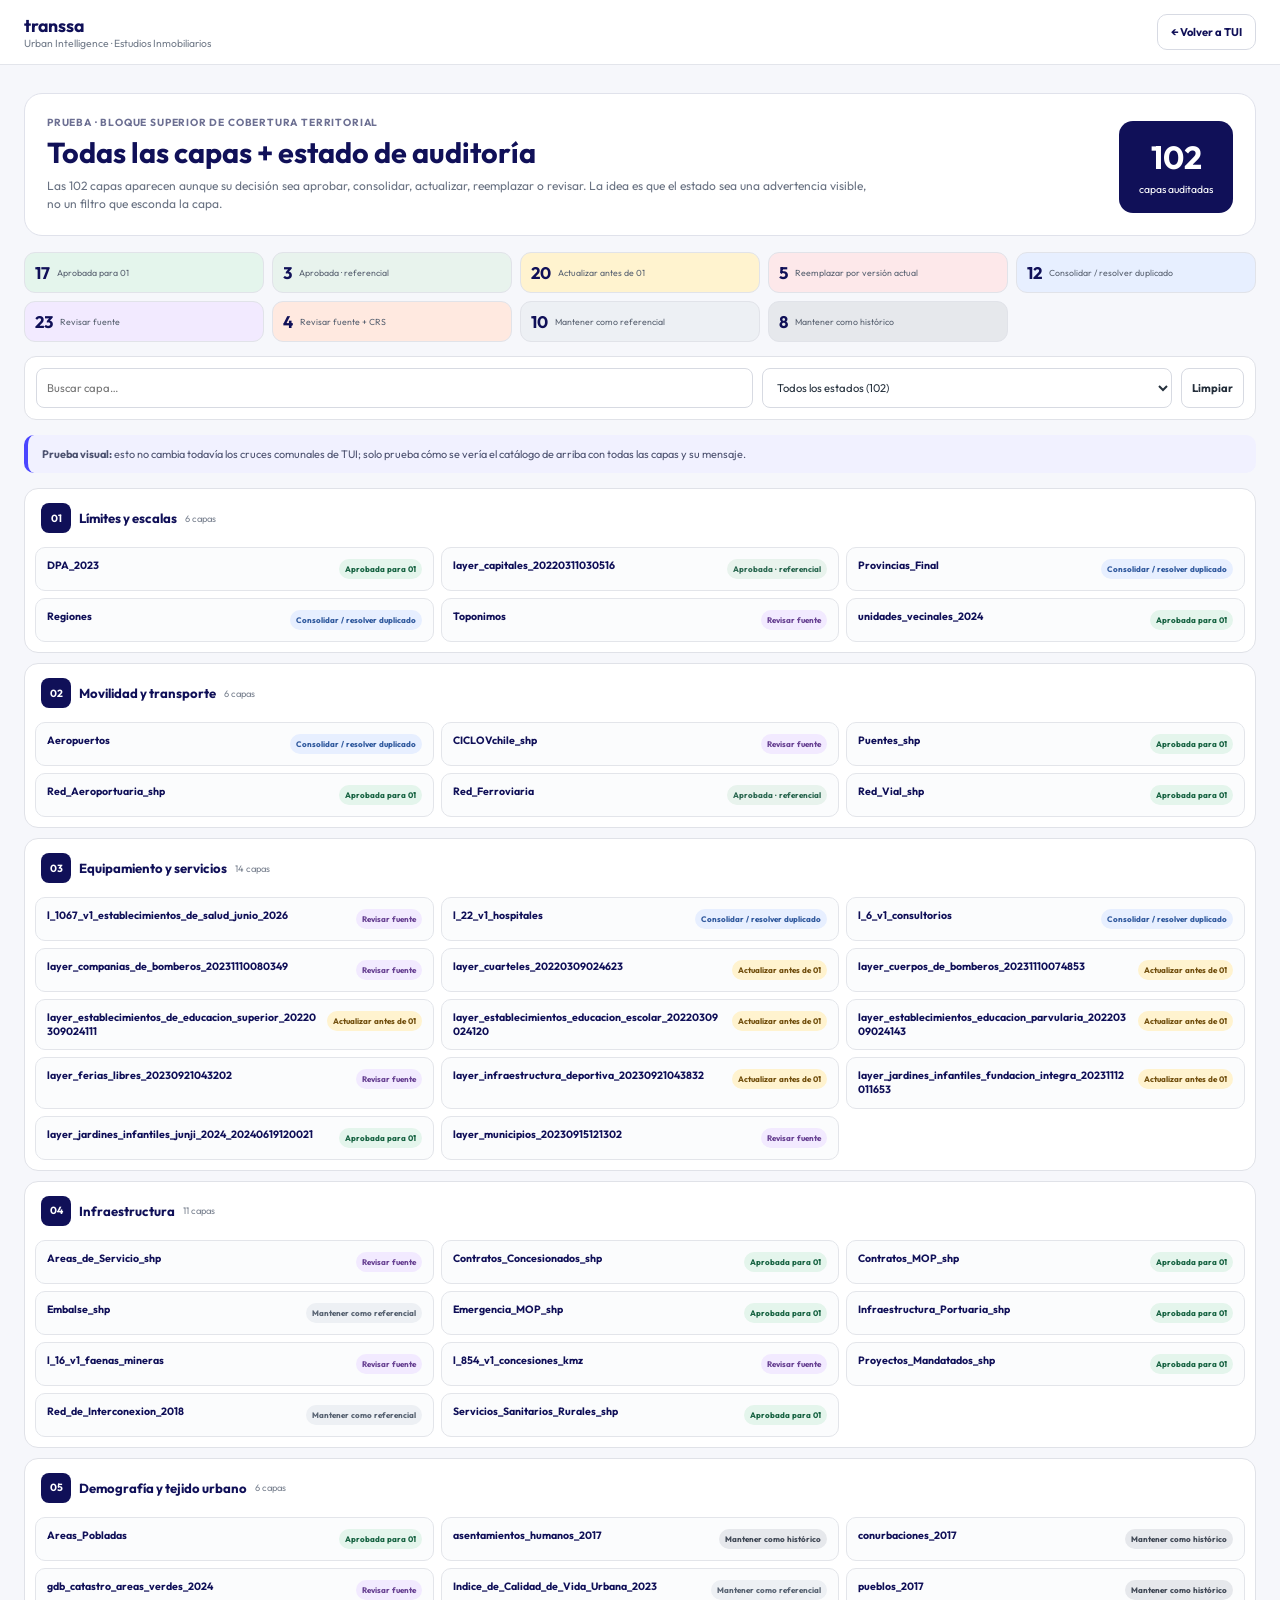
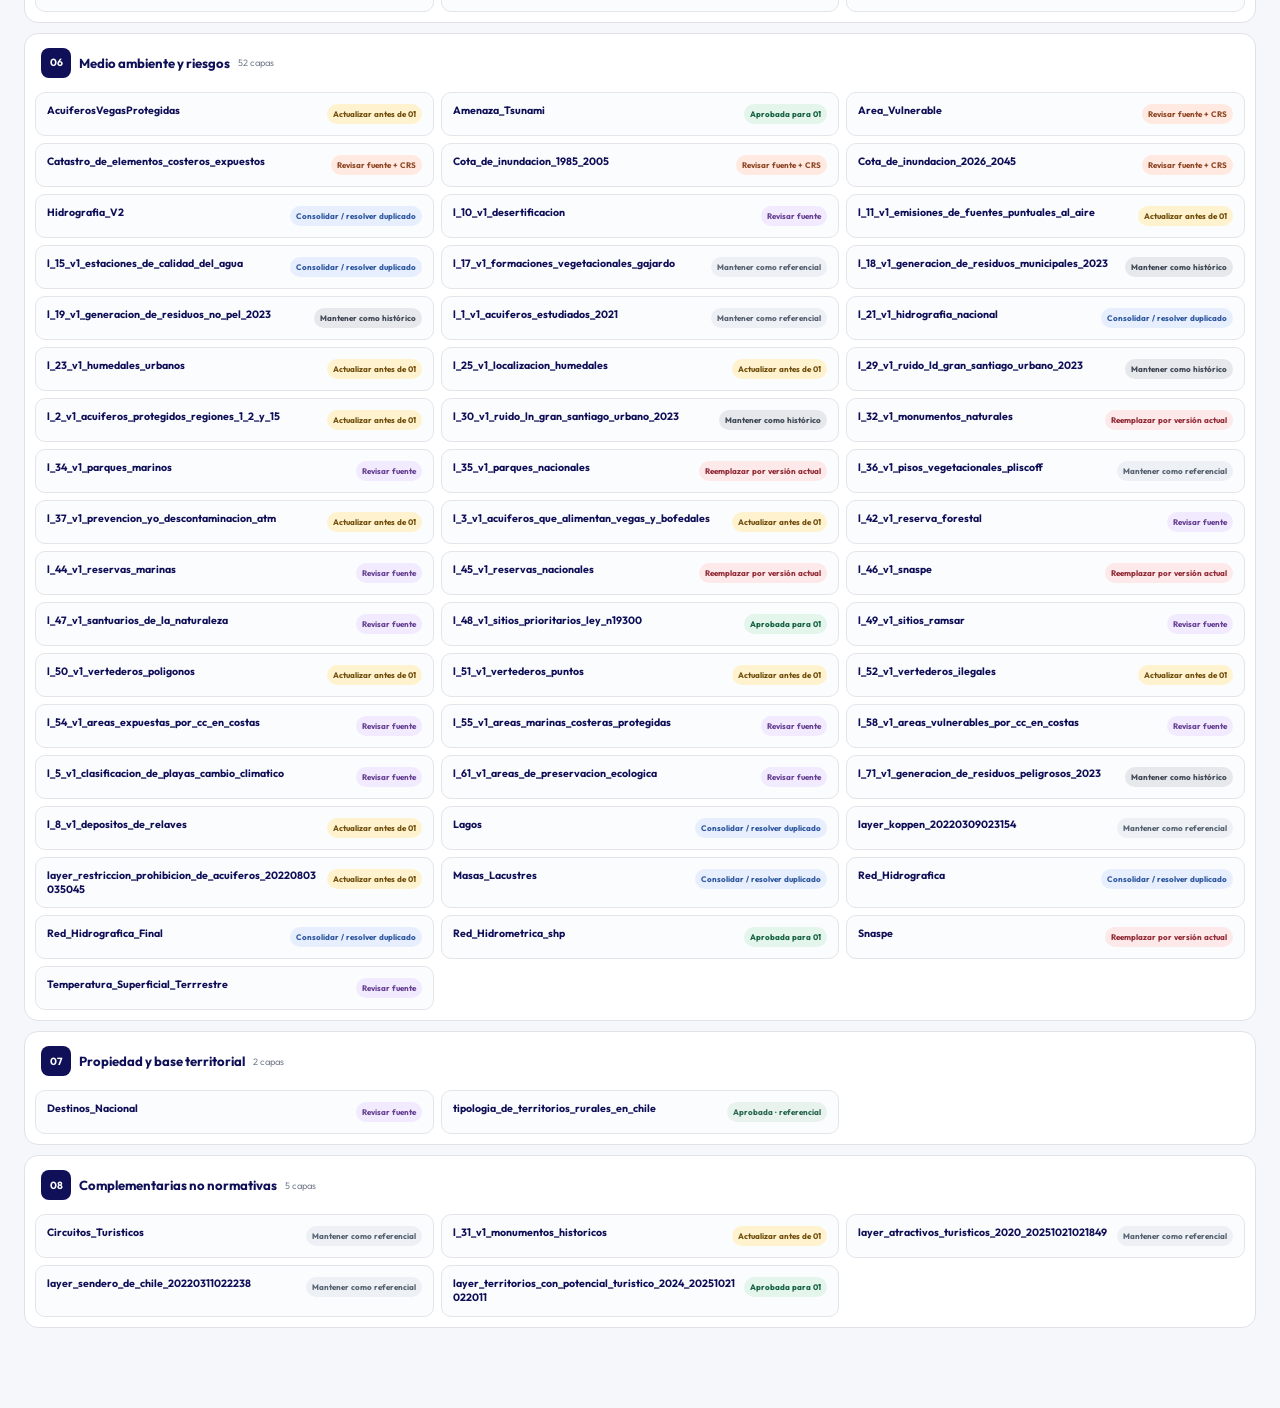
<file: capas-auditoria-prueba.html>
<!doctype html><html lang="es"><head><meta charset="utf-8"><meta name="viewport" content="width=device-width,initial-scale=1"><meta http-equiv="Cache-Control" content="no-cache,no-store,must-revalidate"><title>Prueba capas · TUI</title><link rel="preconnect" href="https://fonts.googleapis.com"><link rel="preconnect" href="https://fonts.gstatic.com" crossorigin><link href="https://fonts.googleapis.com/css2?family=Outfit:wght@300;400;500;600;700&display=swap" rel="stylesheet"><style>
*{box-sizing:border-box}:root{--n:#101058;--b:#4b46ff}body{margin:0;background:#f6f7fb;color:#26303c;font-family:Outfit,sans-serif}header{position:sticky;top:0;z-index:10;display:flex;justify-content:space-between;align-items:center;padding:14px 24px;border-bottom:1px solid #e3e5eb;background:#fffffff5}header a{color:var(--n);text-decoration:none}header strong{font-size:1.1rem}header small{display:block;color:#747d8b;font-size:.65rem}.back{padding:10px 13px;border:1px solid #d7dae3;border-radius:10px;font-size:.7rem;font-weight:700}main{max-width:1350px;margin:auto;padding:28px 24px 70px}.hero{display:flex;justify-content:space-between;gap:20px;align-items:end;margin-bottom:16px;padding:22px;border:1px solid #e0e2eb;border-radius:18px;background:#fff}.ey{margin:0;color:#6c6f92;font-size:.64rem;font-weight:700;letter-spacing:.08em}h1{margin:5px 0 7px;color:var(--n);font-size:1.8rem}.hero p:last-child{max-width:830px;margin:0;color:#697282;font-size:.75rem;line-height:1.5}.total{padding:16px 20px;border-radius:14px;background:var(--n);color:#fff;text-align:center}.total strong{display:block;font-size:2rem}.total span{font-size:.65rem}.chips{display:grid;grid-template-columns:repeat(5,minmax(0,1fr));gap:8px;margin-bottom:14px}.chip{display:flex;align-items:center;gap:7px;padding:9px 10px;border:1px solid #e1e3e9;border-radius:11px;background:#fff;cursor:pointer;text-align:left;font:inherit}.chip strong{color:var(--n);font-size:1.05rem}.chip span{font-size:.55rem;color:#596271}.chip.active{outline:2px solid var(--b)}.filters{display:grid;grid-template-columns:1.4fr .8fr auto;gap:9px;margin-bottom:15px;padding:11px;border:1px solid #e0e2e8;border-radius:12px;background:#fff}input,select,button.clear{min-height:40px;padding:8px 10px;border:1px solid #d7dae2;border-radius:8px;background:#fff;color:#25303c;font:inherit;font-size:.7rem}button.clear{font-weight:700;cursor:pointer}.note{margin-bottom:15px;padding:12px 14px;border-left:4px solid var(--b);border-radius:10px;background:#f1f1ff;color:#4d5270;font-size:.68rem}details{margin-bottom:10px;border:1px solid #e0e2e8;border-radius:14px;background:#fff;overflow:hidden}summary{display:flex;justify-content:space-between;align-items:center;padding:14px 16px;cursor:pointer;list-style:none}summary::-webkit-details-marker{display:none}summary div{display:flex;align-items:center;gap:8px}.num{display:grid;place-items:center;width:30px;height:30px;border-radius:8px;background:var(--n);color:#fff;font-size:.65rem;font-weight:700}summary strong{color:var(--n);font-size:.82rem}summary small{color:#7a8290;font-size:.58rem}.list{display:grid;grid-template-columns:repeat(3,minmax(0,1fr));gap:7px;padding:0 10px 10px}article{display:flex;justify-content:space-between;align-items:flex-start;gap:8px;padding:11px;border:1px solid #e3e5ea;border-radius:10px;background:#fbfcfd}article strong{color:var(--n);font-size:.66rem;line-height:1.3;overflow-wrap:anywhere}.badge{flex:none;padding:5px 6px;border-radius:999px;font-size:.5rem;font-weight:750;white-space:nowrap}.ok{background:#e4f5ec;color:#176342}.okref{background:#e8f3ed;color:#2b6851}.update{background:#fff3cf;color:#735110}.replace{background:#fde8ea;color:#922f38}.consolidate{background:#e7efff;color:#315a9e}.review{background:#f2eaff;color:#6a4494}.reviewcrs{background:#ffe9e0;color:#914a29}.ref{background:#edf0f4;color:#596473}.historical{background:#e6e8ec;color:#424a57}#empty{display:none;padding:30px;text-align:center;color:#777}@media(max-width:950px){.chips{grid-template-columns:repeat(2,1fr)}.list{grid-template-columns:1fr}.filters{grid-template-columns:1fr}.hero{display:block}.total{margin-top:14px}}</style></head><body><header><a href="index.html"><strong>transsa</strong><small>Urban Intelligence · Estudios Inmobiliarios</small></a><a class="back" href="index.html">← Volver a TUI</a></header><main><section class="hero"><div><p class="ey">PRUEBA · BLOQUE SUPERIOR DE COBERTURA TERRITORIAL</p><h1>Todas las capas + estado de auditoría</h1><p>Las 102 capas aparecen aunque su decisión sea aprobar, consolidar, actualizar, reemplazar o revisar. La idea es que el estado sea una advertencia visible, no un filtro que esconda la capa.</p></div><div class="total"><strong>102</strong><span>capas auditadas</span></div></section><div id="chips" class="chips"></div><div class="filters"><input id="q" type="search" placeholder="Buscar capa…"><select id="st"><option value="">Todos los estados (102)</option></select><button class="clear" id="cl">Limpiar</button></div><div class="note"><strong>Prueba visual:</strong> esto no cambia todavía los cruces comunales de TUI; solo prueba cómo se vería el catálogo de arriba con todas las capas y su mensaje.</div><section id="cat"></section><div id="empty">No hay capas para este filtro.</div></main><script>
const D=[{"c":"01 · Límites y escalas","n":"DPA_2023","s":"APROBAR_A_01"},{"c":"01 · Límites y escalas","n":"layer_capitales_20220311030516","s":"APROBAR_REFERENCIAL"},{"c":"01 · Límites y escalas","n":"Provincias_Final","s":"CONSOLIDAR_DUPLICADO"},{"c":"01 · Límites y escalas","n":"Regiones","s":"CONSOLIDAR_DUPLICADO"},{"c":"01 · Límites y escalas","n":"Toponimos","s":"REVISAR_FUENTE"},{"c":"01 · Límites y escalas","n":"unidades_vecinales_2024","s":"APROBAR_A_01"},{"c":"02 · Movilidad y transporte","n":"Aeropuertos","s":"CONSOLIDAR_DUPLICADO"},{"c":"02 · Movilidad y transporte","n":"CICLOVchile_shp","s":"REVISAR_FUENTE"},{"c":"02 · Movilidad y transporte","n":"Puentes_shp","s":"APROBAR_A_01"},{"c":"02 · Movilidad y transporte","n":"Red_Aeroportuaria_shp","s":"APROBAR_A_01"},{"c":"02 · Movilidad y transporte","n":"Red_Ferroviaria","s":"APROBAR_REFERENCIAL"},{"c":"02 · Movilidad y transporte","n":"Red_Vial_shp","s":"APROBAR_A_01"},{"c":"03 · Equipamiento y servicios","n":"l_1067_v1_establecimientos_de_salud_junio_2026","s":"REVISAR_FUENTE"},{"c":"03 · Equipamiento y servicios","n":"l_22_v1_hospitales","s":"CONSOLIDAR_DUPLICADO"},{"c":"03 · Equipamiento y servicios","n":"l_6_v1_consultorios","s":"CONSOLIDAR_DUPLICADO"},{"c":"03 · Equipamiento y servicios","n":"layer_companias_de_bomberos_20231110080349","s":"REVISAR_FUENTE"},{"c":"03 · Equipamiento y servicios","n":"layer_cuarteles_20220309024623","s":"ACTUALIZAR_ANTES_DE_01"},{"c":"03 · Equipamiento y servicios","n":"layer_cuerpos_de_bomberos_20231110074853","s":"ACTUALIZAR_ANTES_DE_01"},{"c":"03 · Equipamiento y servicios","n":"layer_establecimientos_de_educacion_superior_20220309024111","s":"ACTUALIZAR_ANTES_DE_01"},{"c":"03 · Equipamiento y servicios","n":"layer_establecimientos_educacion_escolar_20220309024120","s":"ACTUALIZAR_ANTES_DE_01"},{"c":"03 · Equipamiento y servicios","n":"layer_establecimientos_educacion_parvularia_20220309024143","s":"ACTUALIZAR_ANTES_DE_01"},{"c":"03 · Equipamiento y servicios","n":"layer_ferias_libres_20230921043202","s":"REVISAR_FUENTE"},{"c":"03 · Equipamiento y servicios","n":"layer_infraestructura_deportiva_20230921043832","s":"ACTUALIZAR_ANTES_DE_01"},{"c":"03 · Equipamiento y servicios","n":"layer_jardines_infantiles_fundacion_integra_20231112011653","s":"ACTUALIZAR_ANTES_DE_01"},{"c":"03 · Equipamiento y servicios","n":"layer_jardines_infantiles_junji_2024_20240619120021","s":"APROBAR_A_01"},{"c":"03 · Equipamiento y servicios","n":"layer_municipios_20230915121302","s":"REVISAR_FUENTE"},{"c":"04 · Infraestructura","n":"Areas_de_Servicio_shp","s":"REVISAR_FUENTE"},{"c":"04 · Infraestructura","n":"Contratos_Concesionados_shp","s":"APROBAR_A_01"},{"c":"04 · Infraestructura","n":"Contratos_MOP_shp","s":"APROBAR_A_01"},{"c":"04 · Infraestructura","n":"Embalse_shp","s":"MANTENER_REFERENCIAL"},{"c":"04 · Infraestructura","n":"Emergencia_MOP_shp","s":"APROBAR_A_01"},{"c":"04 · Infraestructura","n":"Infraestructura_Portuaria_shp","s":"APROBAR_A_01"},{"c":"04 · Infraestructura","n":"l_16_v1_faenas_mineras","s":"REVISAR_FUENTE"},{"c":"04 · Infraestructura","n":"l_854_v1_concesiones_kmz","s":"REVISAR_FUENTE"},{"c":"04 · Infraestructura","n":"Proyectos_Mandatados_shp","s":"APROBAR_A_01"},{"c":"04 · Infraestructura","n":"Red_de_Interconexion_2018","s":"MANTENER_REFERENCIAL"},{"c":"04 · Infraestructura","n":"Servicios_Sanitarios_Rurales_shp","s":"APROBAR_A_01"},{"c":"05 · Demografía y tejido urbano","n":"Areas_Pobladas","s":"APROBAR_A_01"},{"c":"05 · Demografía y tejido urbano","n":"asentamientos_humanos_2017","s":"MANTENER_HISTORICO"},{"c":"05 · Demografía y tejido urbano","n":"conurbaciones_2017","s":"MANTENER_HISTORICO"},{"c":"05 · Demografía y tejido urbano","n":"gdb_catastro_areas_verdes_2024","s":"REVISAR_FUENTE"},{"c":"05 · Demografía y tejido urbano","n":"Indice_de_Calidad_de_Vida_Urbana_2023","s":"MANTENER_REFERENCIAL"},{"c":"05 · Demografía y tejido urbano","n":"pueblos_2017","s":"MANTENER_HISTORICO"},{"c":"06 · Medio ambiente y riesgos","n":"AcuiferosVegasProtegidas","s":"ACTUALIZAR_ANTES_DE_01"},{"c":"06 · Medio ambiente y riesgos","n":"Amenaza_Tsunami","s":"APROBAR_A_01"},{"c":"06 · Medio ambiente y riesgos","n":"Area_Vulnerable","s":"REVISAR_FUENTE_CRS"},{"c":"06 · Medio ambiente y riesgos","n":"Catastro_de_elementos_costeros_expuestos","s":"REVISAR_FUENTE_CRS"},{"c":"06 · Medio ambiente y riesgos","n":"Cota_de_inundacion_1985_2005","s":"REVISAR_FUENTE_CRS"},{"c":"06 · Medio ambiente y riesgos","n":"Cota_de_inundacion_2026_2045","s":"REVISAR_FUENTE_CRS"},{"c":"06 · Medio ambiente y riesgos","n":"Hidrografia_V2","s":"CONSOLIDAR_DUPLICADO"},{"c":"06 · Medio ambiente y riesgos","n":"l_10_v1_desertificacion","s":"REVISAR_FUENTE"},{"c":"06 · Medio ambiente y riesgos","n":"l_11_v1_emisiones_de_fuentes_puntuales_al_aire","s":"ACTUALIZAR_ANTES_DE_01"},{"c":"06 · Medio ambiente y riesgos","n":"l_15_v1_estaciones_de_calidad_del_agua","s":"CONSOLIDAR_DUPLICADO"},{"c":"06 · Medio ambiente y riesgos","n":"l_17_v1_formaciones_vegetacionales_gajardo","s":"MANTENER_REFERENCIAL"},{"c":"06 · Medio ambiente y riesgos","n":"l_18_v1_generacion_de_residuos_municipales_2023","s":"MANTENER_HISTORICO"},{"c":"06 · Medio ambiente y riesgos","n":"l_19_v1_generacion_de_residuos_no_pel_2023","s":"MANTENER_HISTORICO"},{"c":"06 · Medio ambiente y riesgos","n":"l_1_v1_acuiferos_estudiados_2021","s":"MANTENER_REFERENCIAL"},{"c":"06 · Medio ambiente y riesgos","n":"l_21_v1_hidrografia_nacional","s":"CONSOLIDAR_DUPLICADO"},{"c":"06 · Medio ambiente y riesgos","n":"l_23_v1_humedales_urbanos","s":"ACTUALIZAR_ANTES_DE_01"},{"c":"06 · Medio ambiente y riesgos","n":"l_25_v1_localizacion_humedales","s":"ACTUALIZAR_ANTES_DE_01"},{"c":"06 · Medio ambiente y riesgos","n":"l_29_v1_ruido_ld_gran_santiago_urbano_2023","s":"MANTENER_HISTORICO"},{"c":"06 · Medio ambiente y riesgos","n":"l_2_v1_acuiferos_protegidos_regiones_1_2_y_15","s":"ACTUALIZAR_ANTES_DE_01"},{"c":"06 · Medio ambiente y riesgos","n":"l_30_v1_ruido_ln_gran_santiago_urbano_2023","s":"MANTENER_HISTORICO"},{"c":"06 · Medio ambiente y riesgos","n":"l_32_v1_monumentos_naturales","s":"REEMPLAZAR_POR_VERSION_ACTUAL"},{"c":"06 · Medio ambiente y riesgos","n":"l_34_v1_parques_marinos","s":"REVISAR_FUENTE"},{"c":"06 · Medio ambiente y riesgos","n":"l_35_v1_parques_nacionales","s":"REEMPLAZAR_POR_VERSION_ACTUAL"},{"c":"06 · Medio ambiente y riesgos","n":"l_36_v1_pisos_vegetacionales_pliscoff","s":"MANTENER_REFERENCIAL"},{"c":"06 · Medio ambiente y riesgos","n":"l_37_v1_prevencion_yo_descontaminacion_atm","s":"ACTUALIZAR_ANTES_DE_01"},{"c":"06 · Medio ambiente y riesgos","n":"l_3_v1_acuiferos_que_alimentan_vegas_y_bofedales","s":"ACTUALIZAR_ANTES_DE_01"},{"c":"06 · Medio ambiente y riesgos","n":"l_42_v1_reserva_forestal","s":"REVISAR_FUENTE"},{"c":"06 · Medio ambiente y riesgos","n":"l_44_v1_reservas_marinas","s":"REVISAR_FUENTE"},{"c":"06 · Medio ambiente y riesgos","n":"l_45_v1_reservas_nacionales","s":"REEMPLAZAR_POR_VERSION_ACTUAL"},{"c":"06 · Medio ambiente y riesgos","n":"l_46_v1_snaspe","s":"REEMPLAZAR_POR_VERSION_ACTUAL"},{"c":"06 · Medio ambiente y riesgos","n":"l_47_v1_santuarios_de_la_naturaleza","s":"REVISAR_FUENTE"},{"c":"06 · Medio ambiente y riesgos","n":"l_48_v1_sitios_prioritarios_ley_n19300","s":"APROBAR_A_01"},{"c":"06 · Medio ambiente y riesgos","n":"l_49_v1_sitios_ramsar","s":"REVISAR_FUENTE"},{"c":"06 · Medio ambiente y riesgos","n":"l_50_v1_vertederos_poligonos","s":"ACTUALIZAR_ANTES_DE_01"},{"c":"06 · Medio ambiente y riesgos","n":"l_51_v1_vertederos_puntos","s":"ACTUALIZAR_ANTES_DE_01"},{"c":"06 · Medio ambiente y riesgos","n":"l_52_v1_vertederos_ilegales","s":"ACTUALIZAR_ANTES_DE_01"},{"c":"06 · Medio ambiente y riesgos","n":"l_54_v1_areas_expuestas_por_cc_en_costas","s":"REVISAR_FUENTE"},{"c":"06 · Medio ambiente y riesgos","n":"l_55_v1_areas_marinas_costeras_protegidas","s":"REVISAR_FUENTE"},{"c":"06 · Medio ambiente y riesgos","n":"l_58_v1_areas_vulnerables_por_cc_en_costas","s":"REVISAR_FUENTE"},{"c":"06 · Medio ambiente y riesgos","n":"l_5_v1_clasificacion_de_playas_cambio_climatico","s":"REVISAR_FUENTE"},{"c":"06 · Medio ambiente y riesgos","n":"l_61_v1_areas_de_preservacion_ecologica","s":"REVISAR_FUENTE"},{"c":"06 · Medio ambiente y riesgos","n":"l_71_v1_generacion_de_residuos_peligrosos_2023","s":"MANTENER_HISTORICO"},{"c":"06 · Medio ambiente y riesgos","n":"l_8_v1_depositos_de_relaves","s":"ACTUALIZAR_ANTES_DE_01"},{"c":"06 · Medio ambiente y riesgos","n":"Lagos","s":"CONSOLIDAR_DUPLICADO"},{"c":"06 · Medio ambiente y riesgos","n":"layer_koppen_20220309023154","s":"MANTENER_REFERENCIAL"},{"c":"06 · Medio ambiente y riesgos","n":"layer_restriccion_prohibicion_de_acuiferos_20220803035045","s":"ACTUALIZAR_ANTES_DE_01"},{"c":"06 · Medio ambiente y riesgos","n":"Masas_Lacustres","s":"CONSOLIDAR_DUPLICADO"},{"c":"06 · Medio ambiente y riesgos","n":"Red_Hidrografica","s":"CONSOLIDAR_DUPLICADO"},{"c":"06 · Medio ambiente y riesgos","n":"Red_Hidrografica_Final","s":"CONSOLIDAR_DUPLICADO"},{"c":"06 · Medio ambiente y riesgos","n":"Red_Hidrometrica_shp","s":"APROBAR_A_01"},{"c":"06 · Medio ambiente y riesgos","n":"Snaspe","s":"REEMPLAZAR_POR_VERSION_ACTUAL"},{"c":"06 · Medio ambiente y riesgos","n":"Temperatura_Superficial_Terrrestre","s":"REVISAR_FUENTE"},{"c":"07 · Propiedad y base territorial","n":"Destinos_Nacional","s":"REVISAR_FUENTE"},{"c":"07 · Propiedad y base territorial","n":"tipologia_de_territorios_rurales_en_chile","s":"APROBAR_REFERENCIAL"},{"c":"08 · Complementarias no normativas","n":"Circuitos_Turisticos","s":"MANTENER_REFERENCIAL"},{"c":"08 · Complementarias no normativas","n":"l_31_v1_monumentos_historicos","s":"ACTUALIZAR_ANTES_DE_01"},{"c":"08 · Complementarias no normativas","n":"layer_atractivos_turisticos_2020_20251021021849","s":"MANTENER_REFERENCIAL"},{"c":"08 · Complementarias no normativas","n":"layer_sendero_de_chile_20220311022238","s":"MANTENER_REFERENCIAL"},{"c":"08 · Complementarias no normativas","n":"layer_territorios_con_potencial_turistico_2024_20251021022011","s":"APROBAR_A_01"}],L={"APROBAR_A_01":"Aprobada para 01","APROBAR_REFERENCIAL":"Aprobada · referencial","ACTUALIZAR_ANTES_DE_01":"Actualizar antes de 01","REEMPLAZAR_POR_VERSION_ACTUAL":"Reemplazar por versión actual","CONSOLIDAR_DUPLICADO":"Consolidar / resolver duplicado","REVISAR_FUENTE":"Revisar fuente","REVISAR_FUENTE_CRS":"Revisar fuente + CRS","MANTENER_REFERENCIAL":"Mantener como referencial","MANTENER_HISTORICO":"Mantener como histórico"},C={"APROBAR_A_01":"ok","APROBAR_REFERENCIAL":"okref","ACTUALIZAR_ANTES_DE_01":"update","REEMPLAZAR_POR_VERSION_ACTUAL":"replace","CONSOLIDAR_DUPLICADO":"consolidate","REVISAR_FUENTE":"review","REVISAR_FUENTE_CRS":"reviewcrs","MANTENER_REFERENCIAL":"ref","MANTENER_HISTORICO":"historical"},N={"APROBAR_A_01":17,"APROBAR_REFERENCIAL":3,"CONSOLIDAR_DUPLICADO":12,"REVISAR_FUENTE":23,"ACTUALIZAR_ANTES_DE_01":20,"MANTENER_REFERENCIAL":10,"MANTENER_HISTORICO":8,"REVISAR_FUENTE_CRS":4,"REEMPLAZAR_POR_VERSION_ACTUAL":5},O=["01 · Límites y escalas","02 · Movilidad y transporte","03 · Equipamiento y servicios","04 · Infraestructura","05 · Demografía y tejido urbano","06 · Medio ambiente y riesgos","07 · Propiedad y base territorial","08 · Complementarias no normativas"];const e=s=>String(s??"").replace(/[&<>"']/g,m=>({"&":"&amp;","<":"&lt;",">":"&gt;",'"':"&quot;","'":"&#039;"}[m]));const chips=document.querySelector("#chips"),sel=document.querySelector("#st"),cat=document.querySelector("#cat"),q=document.querySelector("#q"),empty=document.querySelector("#empty");Object.keys(L).filter(k=>N[k]).forEach(k=>{chips.insertAdjacentHTML("beforeend",`<button class="chip ${C[k]}" data-s="${k}"><strong>${N[k]}</strong><span>${e(L[k])}</span></button>`);sel.insertAdjacentHTML("beforeend",`<option value="${k}">${e(L[k])} (${N[k]})</option>`);});function render(){const qq=q.value.trim().toLowerCase(),ss=sel.value,R=D.filter(r=>(!ss||r.s===ss)&&(!qq||r.n.toLowerCase().includes(qq)));cat.innerHTML="";O.forEach(c=>{const A=R.filter(r=>r.c===c);if(!A.length)return;const d=document.createElement("details");d.open=true;d.innerHTML=`<summary><div><span class="num">${e(c.slice(0,2))}</span><strong>${e(c.split(" · ")[1]||c)}</strong><small>${A.length} capas</small></div></summary><div class="list">${A.map(r=>`<article><strong>${e(r.n)}</strong><span class="badge ${C[r.s]||"review"}">${e(L[r.s]||r.s)}</span></article>`).join("")}</div>`;cat.appendChild(d);});empty.style.display=R.length?"none":"block";document.querySelectorAll(".chip").forEach(x=>x.classList.toggle("active",x.dataset.s===ss));}q.oninput=render;sel.onchange=render;document.querySelector("#cl").onclick=()=>{q.value="";sel.value="";render()};chips.onclick=ev=>{const b=ev.target.closest("[data-s]");if(!b)return;sel.value=sel.value===b.dataset.s?"":b.dataset.s;render()};render();
</script></body></html>
</file>
